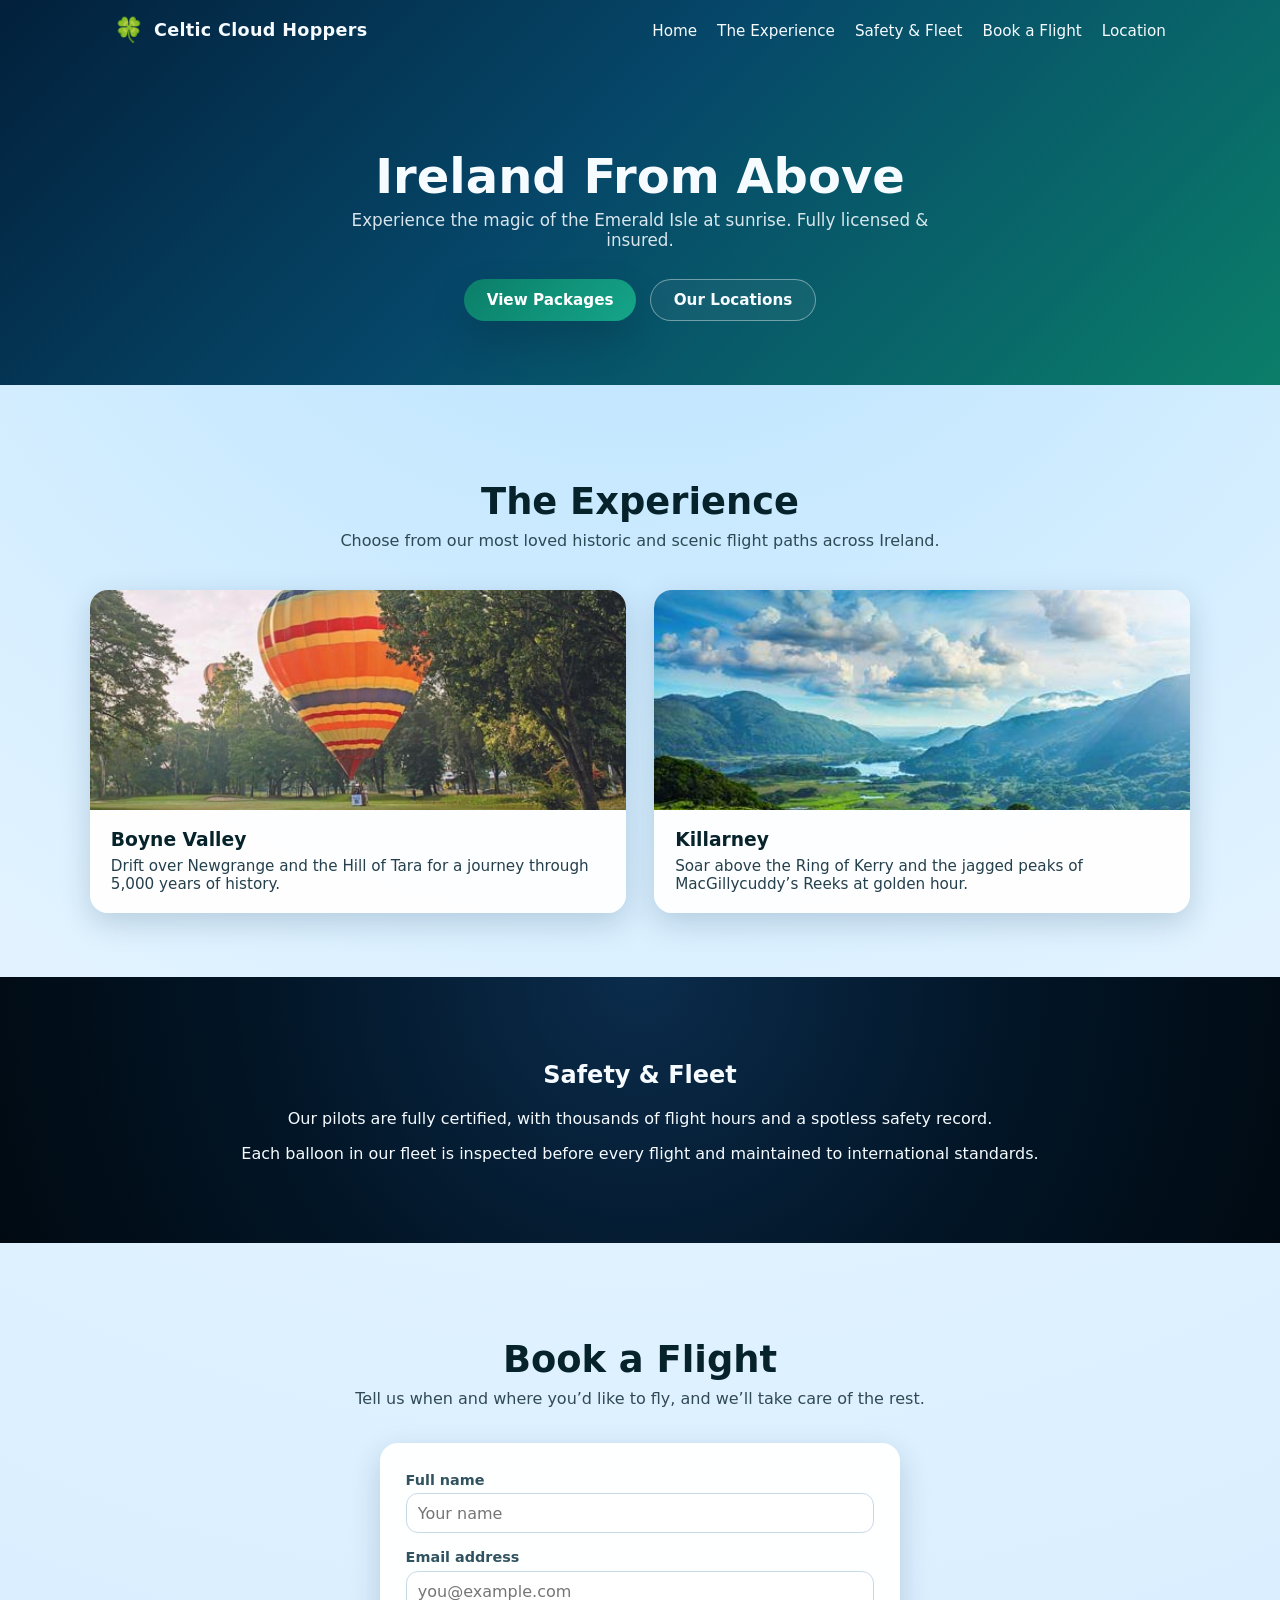
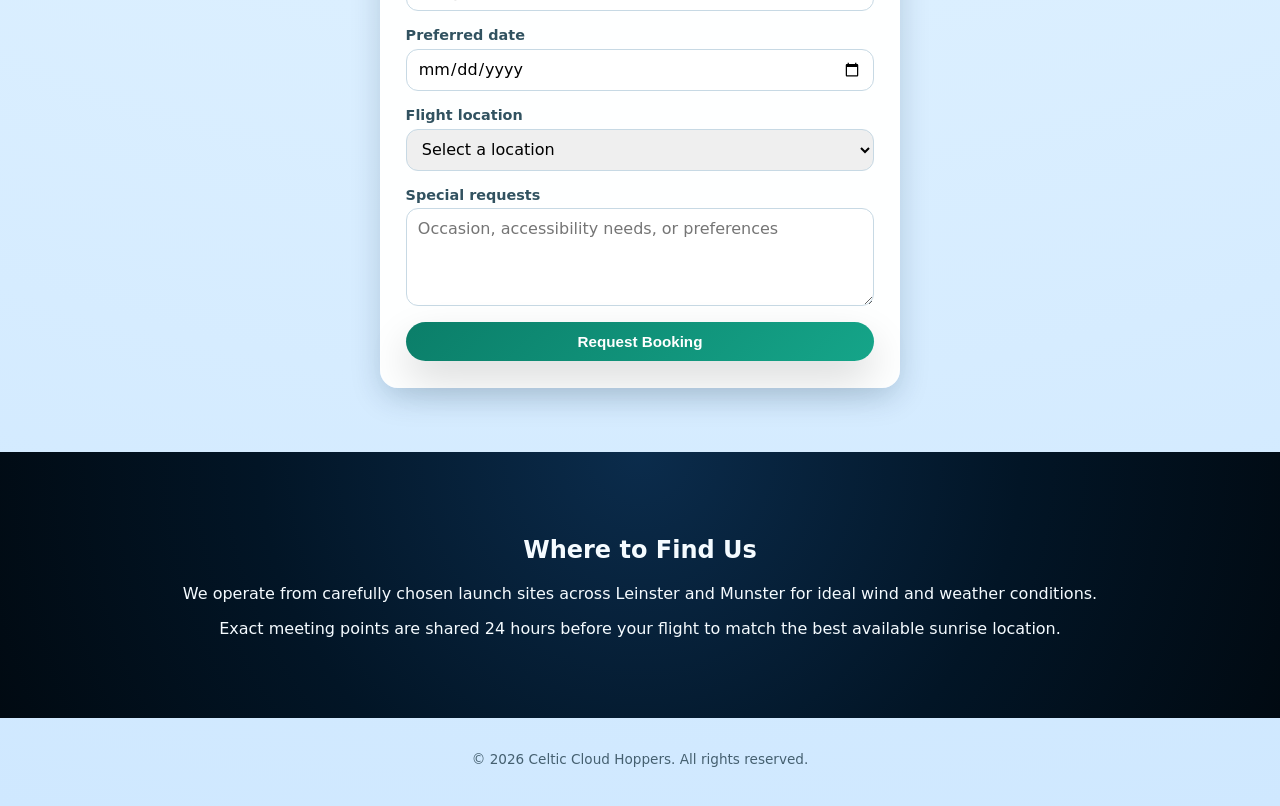
<file: index.html>
<!DOCTYPE html>
<html lang="en">
<head>
    <meta charset="UTF-8">
    <meta name="viewport" content="width=device-width, initial-scale=1.0">
    <title>Celtic Cloud Hoppers</title>
    <link rel="stylesheet" href="STYLE/style3.css">
</head>
<body>

<header class="site-header" id="home">
    <nav class="navbar">
        <div class="brand">
            <span class="logo">🍀</span>
            <span class="brand-name">Celtic Cloud Hoppers</span>
        </div>
        <button class="nav-toggle" aria-label="Toggle navigation">
            ☰
        </button>
        <ul class="nav-links">
            <li><a href="#home">Home</a></li>
            <li><a href="#experience">The Experience</a></li>
            <li><a href="#safety">Safety & Fleet</a></li>
            <li><a href="#booking">Book a Flight</a></li>
            <li><a href="#location">Location</a></li>
        </ul>
    </nav>

    <section class="hero">
        <div class="hero-content">
            <h1>Ireland From Above</h1>
            <p>Experience the magic of the Emerald Isle at sunrise. Fully licensed & insured.</p>
            <div class="hero-actions">
                <a class="btn primary" href="#booking">View Packages</a>
                <a class="btn ghost" href="#experience">Our Locations</a>
            </div>
        </div>
    </section>
</header>

<main>
    <section id="experience" class="section section-light">
        <div class="section-heading">
            <h2>The Experience</h2>
            <p>Choose from our most loved historic and scenic flight paths across Ireland.</p>
        </div>

        <div class="card-grid">
            <article class="card">
                <img src="IMIAGES/ballonflight.png" alt="Hot air balloon over Boyne Valley">
            
                <div class="card-body">
                    <h3>Boyne Valley</h3>
                    <p>Drift over Newgrange and the Hill of Tara for a journey through 5,000 years of history.</p>
                </div>
            </article>

            <article class="card">
                <img src="IMIAGES/LAKE.PNG"Balloon over the lakes of Killarney">
                <div class="card-body">
                    <h3>Killarney</h3>
                    <p>Soar above the Ring of Kerry and the jagged peaks of MacGillycuddy’s Reeks at golden hour.</p>
                </div>
            </article>
        </div>
    </section>

    <section id="safety" class="section section-dark">
        <div class="section-content">
            <h2>Safety & Fleet</h2>
            <p>Our pilots are fully certified, with thousands of flight hours and a spotless safety record.</p>
            <p>Each balloon in our fleet is inspected before every flight and maintained to international standards.</p>
        </div>
    </section>

    <section id="booking" class="section section-light">
        <div class="section-heading">
            <h2>Book a Flight</h2>
            <p>Tell us when and where you’d like to fly, and we’ll take care of the rest.</p>
        </div>

        <form class="booking-form">
            <div class="form-row">
                <label for="name">Full name</label>
                <input type="text" id="name" name="name" placeholder="Your name" required>
            </div>

            <div class="form-row">
                <label for="email">Email address</label>
                <input type="email" id="email" name="email" placeholder="you@example.com" required>
            </div>

            <div class="form-row">
                <label for="date">Preferred date</label>
                <input type="date" id="date" name="date" required>
            </div>

            <div class="form-row">
                <label for="location-select">Flight location</label>
                <select id="location-select" name="location">
                    <option value="">Select a location</option>
                    <option value="boyne">Boyne Valley</option>
                    <option value="killarney">Killarney</option>
                </select>
            </div>

            <div class="form-row">
                <label for="notes">Special requests</label>
                <textarea id="notes" name="notes" rows="4" placeholder="Occasion, accessibility needs, or preferences"></textarea>
            </div>

            <button type="submit" class="btn primary full-width">Request Booking</button>
        </form>
    </section>

    <section id="location" class="section section-dark">
        <div class="section-content">
            <h2>Where to Find Us</h2>
            <p>We operate from carefully chosen launch sites across Leinster and Munster for ideal wind and weather conditions.</p>
            <p>Exact meeting points are shared 24 hours before your flight to match the best available sunrise location.</p>
        </div>
    </section>
</main>
<footer class="site-footer">
    <p>© 2026 Celtic Cloud Hoppers. All rights reserved.</p>
</footer>

<script>
    const toggle = document.querySelector('.nav-toggle');
    const navLinks = document.querySelector('.nav-links');

    toggle.addEventListener('click', () => {
        navLinks.classList.toggle('nav-open');
    });
</script>

</body>
</html>
</file>
<file: STYLE/style3.css>
/* Base */

*,
*::before,
*::after {
    box-sizing: border-box;
}

:root {
    --color-bg: #e2f3ff;
    --color-bg-dark: #02203b;
    --color-primary: #0b7e69;
    --color-primary-soft: #15a589;
    --color-accent: #fcbf49;
    --color-text: #06222a;
    --color-text-light: #f5fbff;
    --radius-lg: 18px;
    --radius-md: 12px;
    --shadow-soft: 0 18px 40px rgba(0, 0, 0, 0.15);
    --shadow-card: 0 10px 30px rgba(2, 44, 74, 0.18);
    --max-width: 1100px;
}

html {
    scroll-behavior: smooth;
}

body {
    margin: 0;
    font-family: system-ui, -apple-system, BlinkMacSystemFont, "Segoe UI", sans-serif;
    background: radial-gradient(circle at top, #b4e1ff 0, #e2f3ff 45%, #cfe8ff 100%);
    color: var(--color-text);
}

/* Layout helpers */

.section {
    padding: 4rem 1.5rem;
}

.section-light {
    background: transparent;
}

.section-dark {
    background: radial-gradient(circle at top, #0b2c4c 0, #021526 55%, #010a12 100%);
    color: var(--color-text-light);
}

.section-heading,
.section-content {
    max-width: var(--max-width);
    margin: 0 auto;
    text-align: center;
}

.section-heading h2 {
    margin-bottom: 0.5rem;
    font-size: clamp(1.9rem, 3vw, 2.3rem);
}

.section-heading p {
    margin-top: 0;
    opacity: 0.8;
}

/* Navbar */

.site-header {
    position: relative;
    color: var(--color-text-light);
    overflow: hidden;
    background: linear-gradient(135deg, #02203b 0%, #064769 45%, #0b7e69 100%);
}

.navbar {
    max-width: var(--max-width);
    margin: 0 auto;
    padding: 1rem 1.5rem 0.5rem;
    display: flex;
    align-items: center;
    justify-content: space-between;
    gap: 1.5rem;
}

.brand {
    display: flex;
    align-items: center;
    gap: 0.6rem;
    font-weight: 700;
    letter-spacing: 0.02em;
}

.logo {
    font-size: 1.5rem;
}

.brand-name {
    font-size: 1.1rem;
}

.nav-links {
    list-style: none;
    display: flex;
    gap: 1.25rem;
    margin: 0;
    padding: 0;
}

.nav-links a {
    text-decoration: none;
    color: var(--color-text-light);
    font-size: 0.95rem;
    padding-bottom: 0.15rem;
    border-bottom: 2px solid transparent;
    transition: border-color 0.2s ease, color 0.2s ease;
}

.nav-links a:hover {
    border-color: var(--color-accent);
    color: var(--color-accent);
}

.nav-toggle {
    display: none;
    background: none;
    border: 1px solid rgba(255, 255, 255, 0.5);
    color: var(--color-text-light);
    padding: 0.3rem 0.55rem;
    border-radius: 999px;
    font-size: 1.1rem;
}

/* Hero */

.hero {
    max-width: var(--max-width);
    margin: 0 auto;
    padding: 3.5rem 1.5rem 4rem;
    display: grid;
    place-items: center;
}

.hero-content {
    text-align: center;
    max-width: 600px;
    color: var(--color-text-light);
}

.hero h1 {
    font-size: clamp(2.4rem, 4vw, 3rem);
    margin-bottom: 0.4rem;
}

.hero p {
    margin-top: 0;
    margin-bottom: 1.8rem;
    font-size: 1.05rem;
    opacity: 0.88;
}

.hero-actions {
    display: flex;
    justify-content: center;
    gap: 0.9rem;
    flex-wrap: wrap;
}

/* Buttons */

.btn {
    display: inline-flex;
    align-items: center;
    justify-content: center;
    padding: 0.7rem 1.4rem;
    border-radius: 999px;
    font-weight: 600;
    font-size: 0.95rem;
    text-decoration: none;
    cursor: pointer;
    border: none;
    transition: transform 0.12s ease, box-shadow 0.12s ease, background 0.2s ease;
}

.btn.primary {
    background: linear-gradient(135deg, var(--color-primary) 0%, var(--color-primary-soft) 100%);
    color: white;
    box-shadow: var(--shadow-soft);
}

.btn.primary:hover {
    transform: translateY(-1px);
    box-shadow: 0 22px 45px rgba(0, 0, 0, 0.18);
}

.btn.ghost {
    background: rgba(255, 255, 255, 0.05);
    color: var(--color-text-light);
    border: 1px solid rgba(255, 255, 255, 0.4);
}

.btn.ghost:hover {
    background: rgba(255, 255, 255, 0.12);
}

.btn.full-width {
    width: 100%;
}

/* Cards */

.card-grid {
    max-width: var(--max-width);
    margin: 2.5rem auto 0;
    display: grid;
    grid-template-columns: repeat(auto-fit, minmax(260px, 1fr));
    gap: 1.8rem;
}

.card {
    background: rgba(255, 255, 255, 0.96);
    border-radius: var(--radius-lg);
    box-shadow: var(--shadow-card);
    overflow: hidden;
    transform: translateY(0);
    transition: transform 0.15s ease, box-shadow 0.15s ease;
}

.card:hover {
    transform: translateY(-6px);
    box-shadow: 0 20px 50px rgba(1, 40, 70, 0.25);
}

.card img {
    width: 100%;
    display: block;
    height: 220px;
    object-fit: cover;
}

.card-body {
    padding: 1.2rem 1.3rem 1.3rem;
}

.card-body h3 {
    margin-top: 0;
    margin-bottom: 0.4rem;
}

.card-body p {
    margin: 0;
    font-size: 0.95rem;
    color: #24404c;
}

/* Booking form */

.booking-form {
    max-width: 520px;
    margin: 2.2rem auto 0;
    background: rgba(255, 255, 255, 0.98);
    border-radius: var(--radius-lg);
    box-shadow: var(--shadow-card);
    padding: 1.8rem 1.6rem 1.7rem;
}

.form-row {
    display: flex;
    flex-direction: column;
    gap: 0.35rem;
    margin-bottom: 1rem;
}

.form-row label {
    font-size: 0.9rem;
    font-weight: 600;
    color: #315260;
}

.booking-form input,
.booking-form select,
.booking-form textarea {
    border-radius: var(--radius-md);
    border: 1px solid #c7d9e4;
    padding: 0.6rem 0.7rem;
    font: inherit;
    outline: none;
    transition: border-color 0.15s ease, box-shadow 0.15s ease;
}

.booking-form input:focus,
.booking-form select:focus,
.booking-form textarea:focus {
    border-color: var(--color-primary);
    box-shadow: 0 0 0 3px rgba(11, 126, 105, 0.2);
}

/* Footer */

.site-footer {
    text-align: center;
    padding: 1.2rem 1rem 1.6rem;
    font-size: 0.85rem;
    color: #456070;
}

/* Responsive nav */

@media (max-width: 768px) {
    .nav-toggle {
        display: inline-flex;
    }

    .nav-links {
        position: absolute;
        right: 1.5rem;
        top: 3.5rem;
        flex-direction: column;
        align-items: flex-start;
        gap: 0.6rem;
        background: rgba(2, 32, 59, 0.98);
        padding: 0.9rem 1.1rem;
        border-radius: var(--radius-md);
        box-shadow: 0 15px 35px rgba(0, 0, 0, 0.35);
        transform: scale(0.95);
        transform-origin: top right;
        opacity: 0;
        pointer-events: none;
        transition: opacity 0.14s ease, transform 0.14s ease;
    }

    .nav-links.nav-open {
        opacity: 1;
        pointer-events: auto;
        transform: scale(1);
    }
}
</file>
